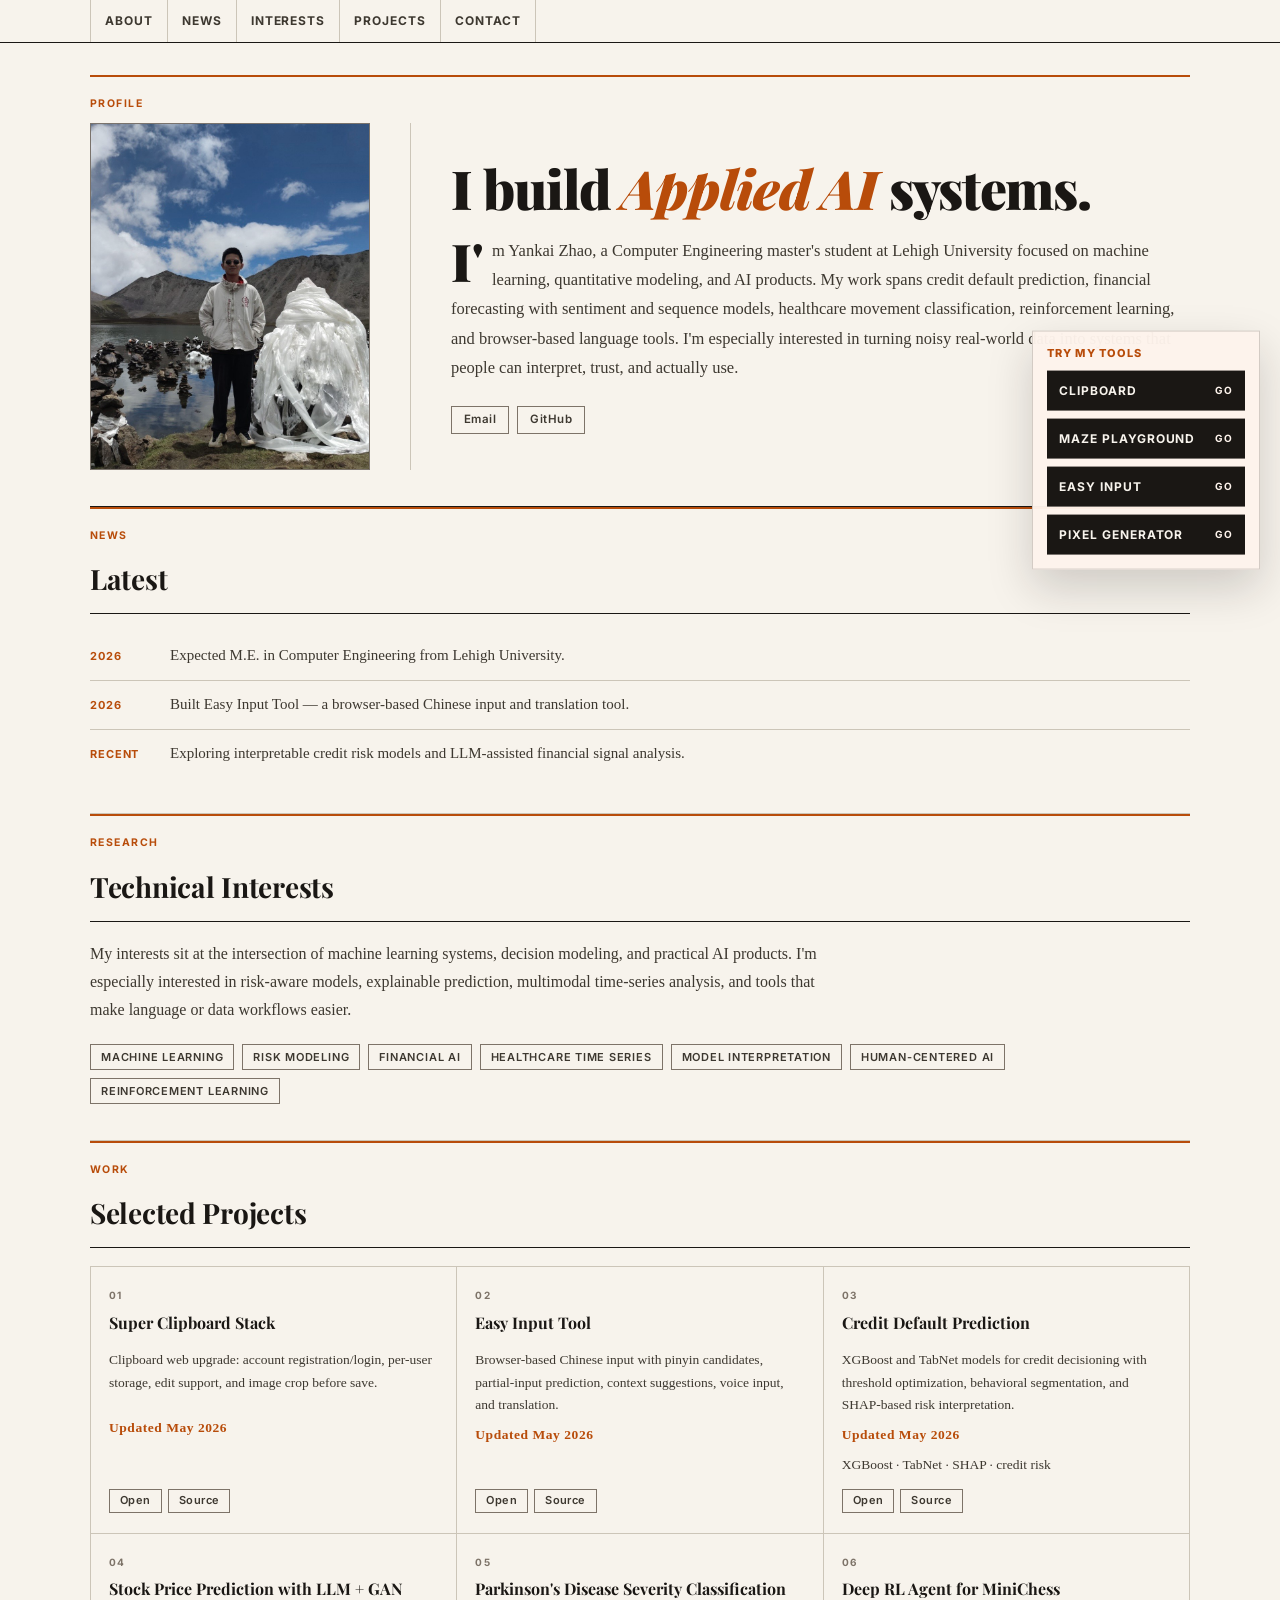
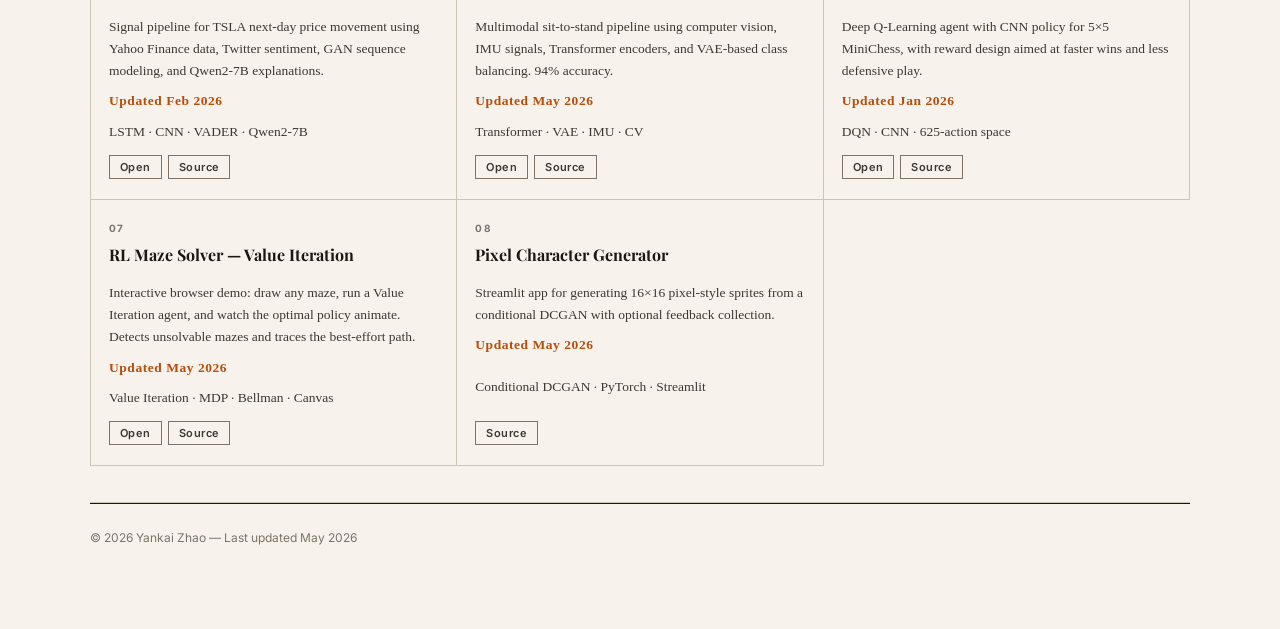
<file: index.html>
<!doctype html>
<html lang="en">
<head>
  <meta charset="utf-8">
  <meta name="viewport" content="width=device-width, initial-scale=1">
  <title>Yankai Zhao | Applied AI Systems</title>
  <meta name="description" content="Yankai Zhao is a Computer Engineering graduate student at Lehigh University building applied AI systems, quantitative models, browser tools, financial forecasting workflows, healthcare time-series models, and pixel generation projects.">
  <meta name="author" content="Yankai Zhao">
  <meta name="robots" content="index, follow">
  <link rel="canonical" href="https://yankaizhao322.github.io/">
  <meta property="og:title" content="Yankai Zhao">
  <meta property="og:description" content="Yankai Zhao's portfolio.">
  <meta property="og:type" content="website">
  <meta property="og:url" content="https://yankaizhao322.github.io/">
  <link rel="preconnect" href="https://fonts.googleapis.com">
  <link rel="preconnect" href="https://fonts.gstatic.com" crossorigin>
  <link href="https://fonts.googleapis.com/css2?family=Playfair+Display:ital,wght@0,400;0,600;0,700;0,900;1,400;1,700&family=Inter:wght@400;500;600;700&display=swap" rel="stylesheet">
  <style>
    :root {
      --paper:        #f7f3ec;
      --paper2:       #efe9de;
      --ink:          #1a1714;
      --ink2:         #3d3830;
      --muted:        #7d7368;
      --rule:         #ccc5b8;
      --rule-dark:    #7d7368;
      --accent:       #b84c0a;
      --accent-light: #fdf3ec;
      --heading-font: 'Playfair Display', Georgia, 'Times New Roman', serif;
      --body-font:    Georgia, 'Times New Roman', serif;
      --ui-font:      'Inter', system-ui, sans-serif;
    }

    *, *::before, *::after { box-sizing: border-box; margin: 0; padding: 0; }
    html { scroll-behavior: smooth; }

    body {
      min-height: 100vh;
      font-family: var(--body-font);
      font-size: 16px;
      line-height: 1.72;
      color: var(--ink);
      background: var(--paper);
      -webkit-font-smoothing: antialiased;
    }

    a { color: var(--accent); text-decoration: underline; text-decoration-thickness: 1px; text-underline-offset: 2px; }
    a:hover { color: var(--ink); }

    /* ── Masthead / banner at top ── */
    .masthead {
      border-top: 3px solid var(--ink);
      border-bottom: 1px solid var(--ink);
      padding: 18px 0 14px;
      text-align: center;
      margin-bottom: 0;
    }

    .masthead-date {
      font-family: var(--ui-font);
      font-size: 11px;
      font-weight: 600;
      letter-spacing: 0.12em;
      text-transform: uppercase;
      color: var(--muted);
      margin-bottom: 8px;
    }

    .masthead-title {
      font-family: var(--heading-font);
      font-size: clamp(40px, 6vw, 80px);
      font-weight: 900;
      line-height: 0.95;
      letter-spacing: -0.01em;
      color: var(--ink);
    }

    .masthead-rule {
      height: 1px;
      background: var(--ink);
      margin: 12px 0 8px;
    }

    .masthead-tagline {
      font-family: var(--ui-font);
      font-size: 11px;
      font-weight: 500;
      letter-spacing: 0.1em;
      text-transform: uppercase;
      color: var(--muted);
    }

    /* ── Nav bar ── */
    .navbar {
      border-bottom: 1px solid var(--ink);
      padding: 0;
    }

    .navbar-inner {
      width: min(1100px, calc(100vw - 48px));
      margin: 0 auto;
      display: flex;
      justify-content: space-between;
      align-items: center;
      height: 42px;
    }

    .nav {
      display: flex;
      gap: 0;
      font-family: var(--ui-font);
      font-size: 12px;
      font-weight: 700;
      letter-spacing: 0.08em;
      text-transform: uppercase;
    }

    .nav a {
      padding: 0 14px;
      height: 42px;
      display: flex;
      align-items: center;
      color: var(--ink2);
      text-decoration: none;
      border-right: 1px solid var(--rule);
      transition: background 120ms, color 120ms;
    }

    .nav a:first-child { border-left: 1px solid var(--rule); }

    .nav a:hover {
      background: var(--ink);
      color: var(--paper);
    }

    /* ── Floating tool dock ── */
    .tool-dock {
      position: fixed;
      top: 50%;
      right: 20px;
      z-index: 20;
      width: 228px;
      padding: 14px;
      border: 1px solid rgba(26, 23, 20, 0.18);
      background: rgba(253, 243, 236, 0.97);
      box-shadow: 0 18px 42px rgba(26, 23, 20, 0.18);
      transform: translateY(-50%);
      transition: transform 180ms ease, box-shadow 180ms ease, background 180ms ease;
    }

    .tool-dock:hover,
    .tool-dock:focus-within {
      transform: translateY(-50%) translateX(-4px);
      background: #fff8f3;
      box-shadow: 0 24px 56px rgba(26, 23, 20, 0.24);
    }

    .tool-dock-label {
      display: block;
      margin-bottom: 10px;
      color: var(--accent);
      font-family: var(--ui-font);
      font-size: 11px;
      font-weight: 800;
      line-height: 1.35;
      letter-spacing: 0.1em;
      text-transform: uppercase;
    }

    .tool-dock a {
      display: flex;
      align-items: center;
      justify-content: space-between;
      min-height: 40px;
      margin-top: 8px;
      padding: 0 12px;
      color: var(--paper);
      background: var(--ink);
      font-family: var(--ui-font);
      font-size: 12px;
      font-weight: 700;
      letter-spacing: 0.08em;
      text-transform: uppercase;
      text-decoration: none;
      white-space: nowrap;
      transition: background 120ms, color 120ms, transform 120ms;
    }

    .tool-dock a::after {
      content: "GO";
      color: var(--accent-light);
      font-size: 10px;
    }

    .tool-dock a:hover,
    .tool-dock a:focus-visible {
      background: var(--accent);
      color: var(--paper);
      transform: translateX(-2px);
    }

    /* ── Page wrapper ── */
    .site {
      width: min(1100px, calc(100vw - 48px));
      margin: 0 auto;
      padding: 0 0 80px;
    }

    /* ── Section label (like newspaper section heading) ── */
    .section-label {
      font-family: var(--ui-font);
      font-size: 10.5px;
      font-weight: 700;
      letter-spacing: 0.14em;
      text-transform: uppercase;
      color: var(--accent);
      padding: 18px 0 10px;
      border-top: 2px solid var(--accent);
      display: block;
    }

    /* ── Hero intro ── */
    .intro-section {
      border-bottom: 1px solid var(--ink);
      padding: 32px 0 36px;
    }

    .intro {
      display: grid;
      grid-template-columns: 280px 1fr;
      gap: 40px;
      align-items: stretch;
    }

    .portrait {
      width: 100%;
      height: 100%;
      min-height: 340px;
      object-fit: cover;
      object-position: center 28%;
      display: block;
      border: 1px solid var(--rule-dark);
      filter: grayscale(30%);
      transition: filter 400ms ease;
    }

    .portrait:hover { filter: grayscale(0%); }

    .intro-copy {
      display: flex;
      flex-direction: column;
      justify-content: center;
      border-left: 1px solid var(--rule);
      padding-left: 40px;
    }

    h1 {
      font-family: var(--heading-font);
      font-size: clamp(32px, 4.2vw, 58px);
      font-weight: 900;
      line-height: 1.06;
      letter-spacing: -0.02em;
      color: var(--ink);
      margin-bottom: 20px;
    }

    h1 em {
      font-style: italic;
      color: var(--accent);
    }

    .bio-text {
      font-family: var(--body-font);
      font-size: 16.5px;
      line-height: 1.78;
      color: var(--ink2);
      margin-bottom: 24px;
    }

    .bio-text::first-letter {
      font-family: var(--heading-font);
      font-size: 52px;
      font-weight: 900;
      float: left;
      line-height: 0.82;
      margin: 4px 8px 0 0;
      color: var(--ink);
    }

    .identity {
      margin-bottom: 14px;
      padding-bottom: 14px;
      border-bottom: 1px solid var(--rule);
    }

    .ident-name {
      font-family: var(--heading-font);
      font-size: 15px;
      font-weight: 700;
      color: var(--ink);
    }

    .ident-role {
      font-family: var(--ui-font);
      font-size: 12px;
      font-weight: 500;
      color: var(--muted);
      letter-spacing: 0.04em;
      margin-top: 2px;
    }

    .contact-links {
      display: flex;
      flex-wrap: wrap;
      gap: 8px;
    }

    .contact-links a {
      display: inline-flex;
      align-items: center;
      height: 28px;
      padding: 0 12px;
      background: transparent;
      border: 1px solid var(--rule-dark);
      color: var(--ink2);
      font-family: var(--ui-font);
      font-size: 11.5px;
      font-weight: 600;
      letter-spacing: 0.04em;
      text-decoration: none;
      transition: background 120ms, color 120ms, border-color 120ms;
    }

    .contact-links a:hover {
      background: var(--ink);
      color: var(--paper);
      border-color: var(--ink);
    }

    /* ── Generic section ── */
    .section {
      border-bottom: 1px solid var(--rule);
      padding-bottom: 36px;
      margin-bottom: 0;
    }

    h2 {
      font-family: var(--heading-font);
      font-size: 28px;
      font-weight: 700;
      letter-spacing: -0.01em;
      color: var(--ink);
      margin-bottom: 18px;
      padding-bottom: 10px;
      border-bottom: 1px solid var(--ink);
    }

    h3 {
      font-family: var(--heading-font);
      font-size: 16px;
      font-weight: 700;
      color: var(--ink);
      margin-bottom: 8px;
      line-height: 1.3;
    }

    .section-text {
      font-family: var(--body-font);
      font-size: 16px;
      line-height: 1.76;
      color: var(--ink2);
      max-width: 760px;
      margin-bottom: 20px;
    }

    /* ── News ── */
    .news { display: flex; flex-direction: column; }

    .news-item {
      display: grid;
      grid-template-columns: 64px 1fr;
      gap: 16px;
      align-items: baseline;
      padding: 11px 0;
      border-bottom: 1px solid var(--rule);
      font-family: var(--body-font);
      font-size: 15px;
      color: var(--ink2);
    }

    .news-item:last-child { border-bottom: none; }

    .date {
      font-family: var(--ui-font);
      font-size: 11px;
      font-weight: 700;
      letter-spacing: 0.08em;
      text-transform: uppercase;
      color: var(--accent);
      padding-top: 2px;
    }

    /* ── Tags ── */
    .tags { display: flex; flex-wrap: wrap; gap: 8px; }

    .tag {
      display: inline-flex;
      align-items: center;
      height: 26px;
      padding: 0 10px;
      background: transparent;
      border: 1px solid var(--rule-dark);
      color: var(--ink2);
      font-family: var(--ui-font);
      font-size: 11px;
      font-weight: 600;
      letter-spacing: 0.07em;
      text-transform: uppercase;
      transition: background 120ms, color 120ms;
    }

    .tag:hover {
      background: var(--ink);
      color: var(--paper);
      border-color: var(--ink);
    }

    /* ── Projects grid ── */
    .grid {
      display: grid;
      grid-template-columns: repeat(3, 1fr);
      gap: 0;
      border-top: 1px solid var(--rule);
      border-left: 1px solid var(--rule);
    }

    .project {
      display: flex;
      flex-direction: column;
      gap: 8px;
      padding: 20px 18px;
      border-right: 1px solid var(--rule);
      border-bottom: 1px solid var(--rule);
      background: var(--paper);
      transition: background 150ms;
    }

    .project:hover { background: var(--accent-light); }

    .project-num {
      font-family: var(--ui-font);
      font-size: 10px;
      font-weight: 700;
      letter-spacing: 0.12em;
      text-transform: uppercase;
      color: var(--muted);
    }

    .project p {
      font-family: var(--body-font);
      font-size: 13.5px;
      line-height: 1.65;
      color: var(--ink2);
      flex: 1;
    }

    .meta {
      font-family: var(--ui-font);
      font-size: 11px;
      color: var(--muted);
      line-height: 1.5;
    }

    .meta.updated {
      font-weight: 700;
      color: var(--accent);
      letter-spacing: 0.04em;
    }

    .project-actions {
      display: flex;
      flex-wrap: wrap;
      gap: 6px;
      margin-top: 4px;
    }

    .project-link {
      display: inline-flex;
      align-items: center;
      height: 24px;
      padding: 0 10px;
      background: transparent;
      border: 1px solid var(--rule-dark);
      color: var(--ink2);
      font-family: var(--ui-font);
      font-size: 11px;
      font-weight: 600;
      letter-spacing: 0.04em;
      text-decoration: none;
      transition: background 120ms, color 120ms, border-color 120ms;
    }

    .project-link:hover {
      background: var(--accent);
      border-color: var(--accent);
      color: var(--paper);
    }

    /* ── Footer ── */
    footer {
      padding-top: 24px;
      font-family: var(--ui-font);
      font-size: 12px;
      color: var(--muted);
      border-top: 1px solid var(--ink);
    }

    /* ── Responsive ── */
    @media (max-width: 960px) {
      .intro { grid-template-columns: 1fr; gap: 24px; align-items: start; }
      .intro-copy { border-left: none; padding-left: 0; border-top: 1px solid var(--rule); padding-top: 24px; }
      .portrait { width: min(280px, 100%); height: auto; aspect-ratio: 4/5; }
      .tool-dock {
        top: auto;
        right: 16px;
        bottom: 16px;
        width: min(228px, calc(100vw - 32px));
        transform: none;
      }

      .tool-dock:hover,
      .tool-dock:focus-within {
        transform: translateY(-2px);
      }
      .grid { grid-template-columns: repeat(2, 1fr); }
    }

    @media (max-width: 640px) {
      .site, .navbar-inner { width: calc(100vw - 32px); }
      .nav a { padding: 0 10px; }
      .grid { grid-template-columns: 1fr; }
    }
  </style>
</head>
<body>

  <!-- Nav -->
  <div class="navbar">
    <div class="navbar-inner">
      <nav class="nav" aria-label="Primary">
        <a href="#bio">About</a>
        <a href="#news">News</a>
        <a href="#research">Interests</a>
        <a href="#projects">Projects</a>
        <a href="#contact">Contact</a>
      </nav>
    </div>
  </div>

  <aside class="tool-dock" aria-label="Try my tools">
    <span class="tool-dock-label">Try my tools</span>
    <a href="https://yankaizhao322.github.io/clipboard/">Clipboard</a>
    <a href="https://yankaizhao322.github.io/rl-maze.html">Maze Playground</a>
    <a href="https://yankaizhao322.github.io/Easy-Input-Tool/">Easy Input</a>
    <a href="https://yankaizhao322.github.io/pixel-generator/">Pixel Generator</a>
  </aside>

  <main class="site">

    <!-- Hero -->
    <section class="intro-section" id="bio">
      <span class="section-label">Profile</span>
      <div class="intro">
        <img class="portrait" src="./assets/yankai-zhao.jpg" alt="Yankai Zhao">
        <div class="intro-copy">
          <h1>I build <em>Applied</em> <em>AI</em> systems.</h1>
          <p class="bio-text">
            I'm Yankai Zhao, a Computer Engineering master's student at Lehigh University focused on
            machine learning, quantitative modeling, and AI products. My work spans credit default
            prediction, financial forecasting with sentiment and sequence models, healthcare movement
            classification, reinforcement learning, and browser-based language tools. I'm especially
            interested in turning noisy real-world data into systems that people can interpret, trust,
            and actually use.
          </p>
<div class="contact-links" id="contact">
            <a href="mailto:zhaoyankai18514473503@gmail.com">Email</a>
            <a href="https://github.com/yankaizhao322">GitHub</a>
          </div>
        </div>
      </div>
    </section>

    <!-- News -->
    <section class="section" id="news">
      <span class="section-label">News</span>
      <h2>Latest</h2>
      <div class="news">
        <div class="news-item">
          <span class="date">2026</span>
          <span>Expected M.E. in Computer Engineering from Lehigh University.</span>
        </div>
        <div class="news-item">
          <span class="date">2026</span>
          <span>Built Easy Input Tool — a browser-based Chinese input and translation tool.</span>
        </div>
        <div class="news-item">
          <span class="date">Recent</span>
          <span>Exploring interpretable credit risk models and LLM-assisted financial signal analysis.</span>
        </div>
      </div>
    </section>

    <!-- Research interests -->
    <section class="section" id="research">
      <span class="section-label">Research</span>
      <h2>Technical Interests</h2>
      <p class="section-text">
        My interests sit at the intersection of machine learning systems, decision modeling, and
        practical AI products. I'm especially interested in risk-aware models, explainable prediction,
        multimodal time-series analysis, and tools that make language or data workflows easier.
      </p>
      <div class="tags">
        <span class="tag">Machine learning</span>
        <span class="tag">Risk modeling</span>
        <span class="tag">Financial AI</span>
        <span class="tag">Healthcare time series</span>
        <span class="tag">Model interpretation</span>
        <span class="tag">Human-centered AI</span>
        <span class="tag">Reinforcement learning</span>
      </div>
    </section>

    <!-- Projects -->
    <section class="section" id="projects">
      <span class="section-label">Work</span>
      <h2>Selected Projects</h2>
      <div class="grid">

        <article class="project">
          <span class="project-num">01</span>
          <h3>Super Clipboard Stack</h3>
          <p>Clipboard web upgrade: account registration/login, per-user storage, edit support, and image crop before save.</p>
          <p class="meta updated">Updated May 2026</p>
          <div class="project-actions">
            <a class="project-link" href="https://yankaizhao322.github.io/clipboard/">Open</a>
            <a class="project-link" href="https://github.com/yankaizhao322/SuperClipboardStack">Source</a>
          </div>
        </article>

        <article class="project">
          <span class="project-num">02</span>
          <h3>Easy Input Tool</h3>
          <p>Browser-based Chinese input with pinyin candidates, partial-input prediction, context suggestions, voice input, and translation.</p>
          <p class="meta updated">Updated May 2026</p>
          <div class="project-actions">
            <a class="project-link" href="https://yankaizhao322.github.io/Easy-Input-Tool/">Open</a>
            <a class="project-link" href="https://github.com/yankaizhao322/Easy-Input-Tool">Source</a>
          </div>
        </article>

        <article class="project">
          <span class="project-num">03</span>
          <h3>Credit Default Prediction</h3>
          <p>XGBoost and TabNet models for credit decisioning with threshold optimization, behavioral segmentation, and SHAP-based risk interpretation.</p>
          <p class="meta updated">Updated May 2026</p>
          <p class="meta">XGBoost · TabNet · SHAP · credit risk</p>
          <div class="project-actions">
            <a class="project-link" href="./coming-soon.html?project=credit-default-prediction">Open</a>
            <a class="project-link" href="https://github.com/yankaizhao322/Credit-Default-Risk-Prediction">Source</a>
          </div>
        </article>

        <article class="project">
          <span class="project-num">04</span>
          <h3>Stock Price Prediction with LLM + GAN</h3>
          <p>Signal pipeline for TSLA next-day price movement using Yahoo Finance data, Twitter sentiment, GAN sequence modeling, and Qwen2-7B explanations.</p>
          <p class="meta updated">Updated Feb 2026</p>
          <p class="meta">LSTM · CNN · VADER · Qwen2-7B</p>
          <div class="project-actions">
            <a class="project-link" href="./coming-soon.html?project=stock-price-prediction">Open</a>
            <a class="project-link" href="https://github.com/yankaizhao322/stock-prediction-with-LLM-and-Deep-Learning">Source</a>
          </div>
        </article>

        <article class="project">
          <span class="project-num">05</span>
          <h3>Parkinson's Disease Severity Classification</h3>
          <p>Multimodal sit-to-stand pipeline using computer vision, IMU signals, Transformer encoders, and VAE-based class balancing. 94% accuracy.</p>
          <p class="meta updated">Updated May 2026</p>
          <p class="meta">Transformer · VAE · IMU · CV</p>
          <div class="project-actions">
            <a class="project-link" href="./coming-soon.html?project=parkinsons-severity-classification">Open</a>
            <a class="project-link" href="https://github.com/yankaizhao322/Parkinson-s-Patients">Source</a>
          </div>
        </article>

        <article class="project">
          <span class="project-num">06</span>
          <h3>Deep RL Agent for MiniChess</h3>
          <p>Deep Q-Learning agent with CNN policy for 5×5 MiniChess, with reward design aimed at faster wins and less defensive play.</p>
          <p class="meta updated">Updated Jan 2026</p>
          <p class="meta">DQN · CNN · 625-action space</p>
          <div class="project-actions">
            <a class="project-link" href="./coming-soon.html?project=minichess-agent">Open</a>
            <a class="project-link" href="https://github.com/yankaizhao322/MiniChess_Agent">Source</a>
          </div>
        </article>

        <article class="project">
          <span class="project-num">07</span>
          <h3>RL Maze Solver — Value Iteration</h3>
          <p>Interactive browser demo: draw any maze, run a Value Iteration agent, and watch the optimal policy animate. Detects unsolvable mazes and traces the best-effort path.</p>
          <p class="meta updated">Updated May 2026</p>
          <p class="meta">Value Iteration · MDP · Bellman · Canvas</p>
          <div class="project-actions">
            <a class="project-link" href="./rl-maze.html">Open</a>
            <a class="project-link" href="https://github.com/yankaizhao322/Reinforcement-Learning-Maze">Source</a>
          </div>
        </article>

        <article class="project">
          <span class="project-num">08</span>
          <h3>Pixel Character Generator</h3>
          <p>Streamlit app for generating 16×16 pixel-style sprites from a conditional DCGAN with optional feedback collection.</p>
          <p class="meta updated">Updated May 2026</p>
          <p class="meta">Conditional DCGAN · PyTorch · Streamlit</p>
          <div class="project-actions">
            <!-- <a class="project-link" href="https://pixel-style-character-generator.streamlit.app/">Open</a> -->
            <a class="project-link" href="https://github.com/yankaizhao322/Pixel_Style_Character_Generator">Source</a>
          </div>
        </article>

      </div>
    </section>

    <footer>
      <span>© 2026 Yankai Zhao — Last updated May 2026</span>
    </footer>

  </main>
</body>
</html>
</file>
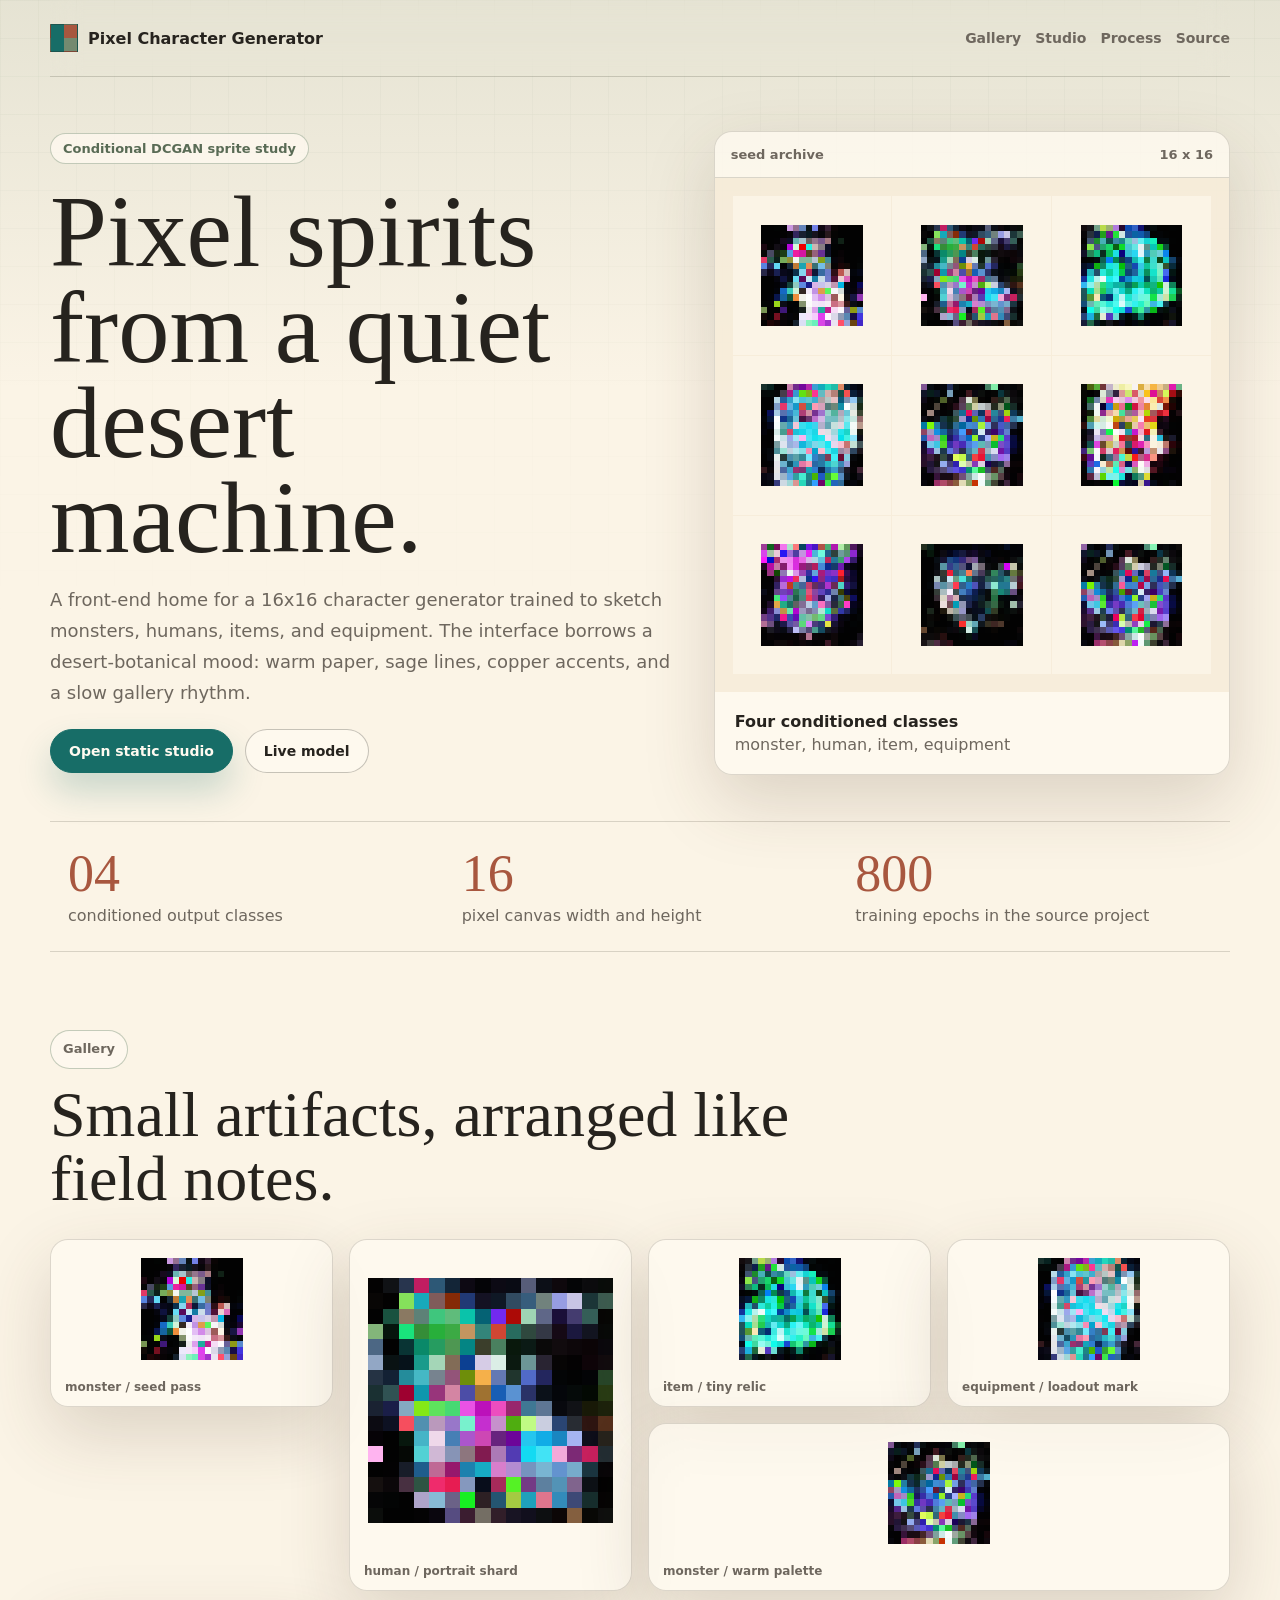
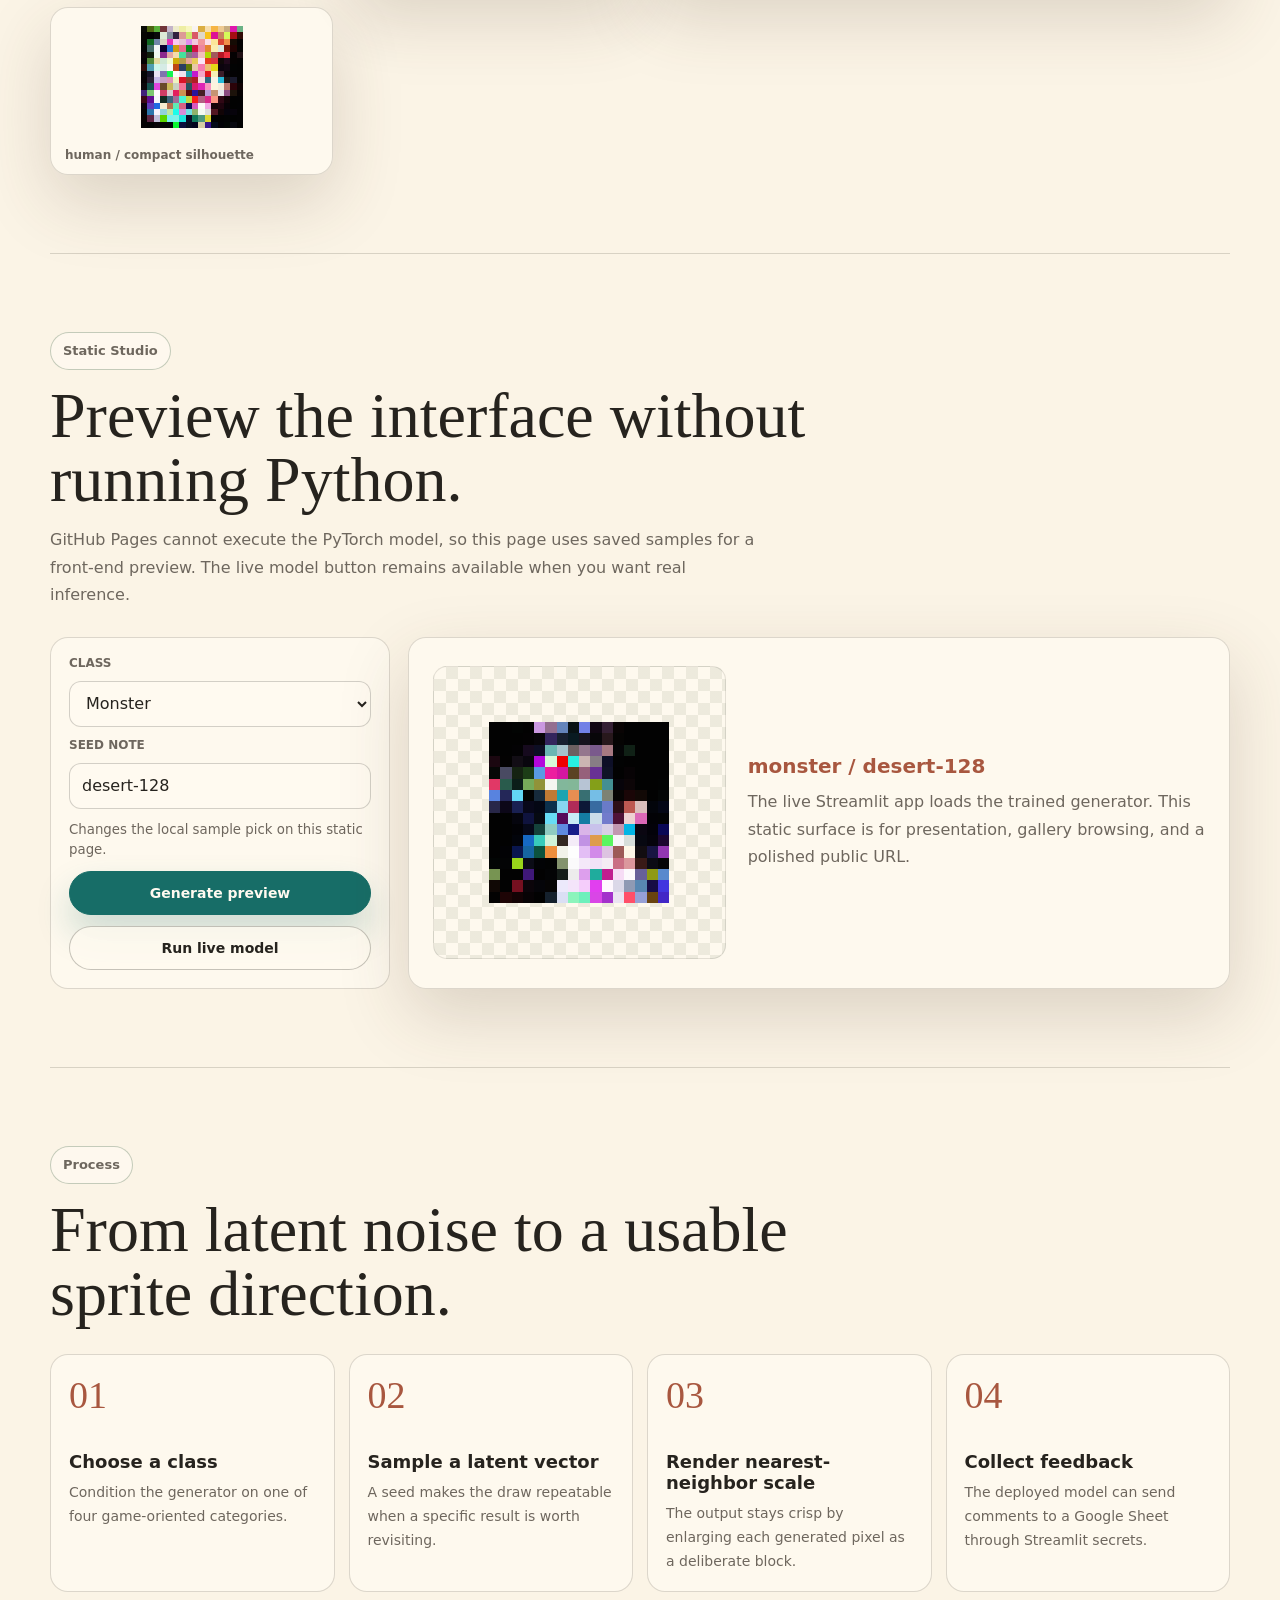
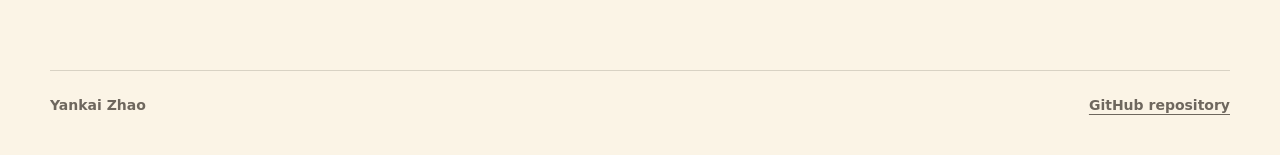
<file: pixel-generator/index.html>
<!doctype html>
<html lang="en">
<head>
  <meta charset="utf-8">
  <meta name="viewport" content="width=device-width, initial-scale=1">
  <title>Pixel Character Generator | Yankai Zhao</title>
  <meta name="description" content="A desert-botanical inspired front-end showcase for a conditional DCGAN pixel-style character generator.">
  <meta property="og:title" content="Pixel Character Generator">
  <meta property="og:description" content="Generate and browse 16x16 pixel-style monsters, humans, items, and equipment.">
  <meta property="og:type" content="website">
  <meta property="og:url" content="https://yankaizhao322.github.io/pixel-generator/">
  <link rel="canonical" href="https://yankaizhao322.github.io/pixel-generator/">
  <link rel="stylesheet" href="./styles.css">
</head>
<body>
  <header class="site-header" aria-label="Site header">
    <a class="brand" href="./" aria-label="Pixel Character Generator home">
      <span class="brand-mark" aria-hidden="true"></span>
      <span>Pixel Character Generator</span>
    </a>
    <nav class="nav" aria-label="Page">
      <a href="#gallery">Gallery</a>
      <a href="#studio">Studio</a>
      <a href="#process">Process</a>
      <a href="https://github.com/yankaizhao322/Pixel_Style_Character_Generator">Source</a>
    </nav>
  </header>

  <main>
    <section class="hero" id="top">
      <div class="hero-copy">
        <p class="eyebrow">Conditional DCGAN sprite study</p>
        <h1>Pixel spirits from a quiet desert machine.</h1>
        <p class="lead">
          A front-end home for a 16x16 character generator trained to sketch monsters,
          humans, items, and equipment. The interface borrows a desert-botanical mood:
          warm paper, sage lines, copper accents, and a slow gallery rhythm.
        </p>
        <div class="actions">
          <a class="button primary" href="#studio">Open static studio</a>
          <a class="button" href="https://pixel-style-character-generator.streamlit.app/">Live model</a>
        </div>
      </div>

      <div class="hero-panel" aria-label="Generated pixel character preview">
        <div class="panel-top">
          <span>seed archive</span>
          <span>16 x 16</span>
        </div>
        <div class="showcase-grid" aria-hidden="true">
          <img src="./assets/gallery/monster-01.png" alt="">
          <img src="./assets/gallery/human-01.png" alt="">
          <img src="./assets/gallery/item-01.png" alt="">
          <img src="./assets/gallery/equipment-01.png" alt="">
          <img src="./assets/gallery/monster-02.png" alt="">
          <img src="./assets/gallery/human-02.png" alt="">
          <img src="./assets/gallery/item-02.png" alt="">
          <img src="./assets/gallery/equipment-02.png" alt="">
          <img src="./assets/gallery/monster-03.png" alt="">
        </div>
        <div class="panel-note">
          <strong>Four conditioned classes</strong>
          <span>monster, human, item, equipment</span>
        </div>
      </div>
    </section>

    <section class="intro-band" aria-label="Project details">
      <div>
        <span class="number">04</span>
        <p>conditioned output classes</p>
      </div>
      <div>
        <span class="number">16</span>
        <p>pixel canvas width and height</p>
      </div>
      <div>
        <span class="number">800</span>
        <p>training epochs in the source project</p>
      </div>
    </section>

    <section class="section story" id="gallery">
      <div class="section-heading">
        <p class="eyebrow">Gallery</p>
        <h2>Small artifacts, arranged like field notes.</h2>
      </div>
      <div class="masonry" aria-label="Generated sprite gallery">
        <figure>
          <img src="./assets/gallery/monster-01.png" alt="Generated monster sprite">
          <figcaption>monster / seed pass</figcaption>
        </figure>
        <figure class="tall">
          <img src="./assets/gallery/human-01.png" alt="Generated human sprite">
          <figcaption>human / portrait shard</figcaption>
        </figure>
        <figure>
          <img src="./assets/gallery/item-01.png" alt="Generated item sprite">
          <figcaption>item / tiny relic</figcaption>
        </figure>
        <figure>
          <img src="./assets/gallery/equipment-01.png" alt="Generated equipment sprite">
          <figcaption>equipment / loadout mark</figcaption>
        </figure>
        <figure class="wide">
          <img src="./assets/gallery/monster-02.png" alt="Generated monster sprite">
          <figcaption>monster / warm palette</figcaption>
        </figure>
        <figure>
          <img src="./assets/gallery/human-02.png" alt="Generated human sprite">
          <figcaption>human / compact silhouette</figcaption>
        </figure>
      </div>
    </section>

    <section class="section studio" id="studio">
      <div class="section-heading">
        <p class="eyebrow">Static Studio</p>
        <h2>Preview the interface without running Python.</h2>
        <p>
          GitHub Pages cannot execute the PyTorch model, so this page uses saved samples for
          a front-end preview. The live model button remains available when you want real inference.
        </p>
      </div>

      <div class="studio-shell">
        <div class="controls" aria-label="Preview controls">
          <label for="class-select">Class</label>
          <select id="class-select">
            <option value="monster">Monster</option>
            <option value="human">Human</option>
            <option value="item">Item</option>
            <option value="equipment">Equipment</option>
          </select>

          <label for="seed-input">Seed note</label>
          <input id="seed-input" type="text" value="desert-128" aria-describedby="seed-help">
          <small id="seed-help">Changes the local sample pick on this static page.</small>

          <button class="button primary" id="generate-button" type="button">Generate preview</button>
          <a class="button" href="https://pixel-style-character-generator.streamlit.app/">Run live model</a>
        </div>

        <div class="preview-card" aria-live="polite">
          <div class="preview-stage">
            <img id="preview-image" src="./assets/gallery/monster-01.png" alt="Selected pixel preview">
          </div>
          <div>
            <p class="preview-label" id="preview-label">monster / desert-128</p>
            <p class="preview-copy">
              The live Streamlit app loads the trained generator. This static surface is for
              presentation, gallery browsing, and a polished public URL.
            </p>
          </div>
        </div>
      </div>
    </section>

    <section class="section process" id="process">
      <div class="section-heading">
        <p class="eyebrow">Process</p>
        <h2>From latent noise to a usable sprite direction.</h2>
      </div>
      <div class="timeline">
        <article>
          <span>01</span>
          <h3>Choose a class</h3>
          <p>Condition the generator on one of four game-oriented categories.</p>
        </article>
        <article>
          <span>02</span>
          <h3>Sample a latent vector</h3>
          <p>A seed makes the draw repeatable when a specific result is worth revisiting.</p>
        </article>
        <article>
          <span>03</span>
          <h3>Render nearest-neighbor scale</h3>
          <p>The output stays crisp by enlarging each generated pixel as a deliberate block.</p>
        </article>
        <article>
          <span>04</span>
          <h3>Collect feedback</h3>
          <p>The deployed model can send comments to a Google Sheet through Streamlit secrets.</p>
        </article>
      </div>
    </section>
  </main>

  <footer class="footer">
    <span>Yankai Zhao</span>
    <a href="https://github.com/yankaizhao322/Pixel_Style_Character_Generator">GitHub repository</a>
  </footer>

  <script src="./script.js"></script>
</body>
</html>
</file>
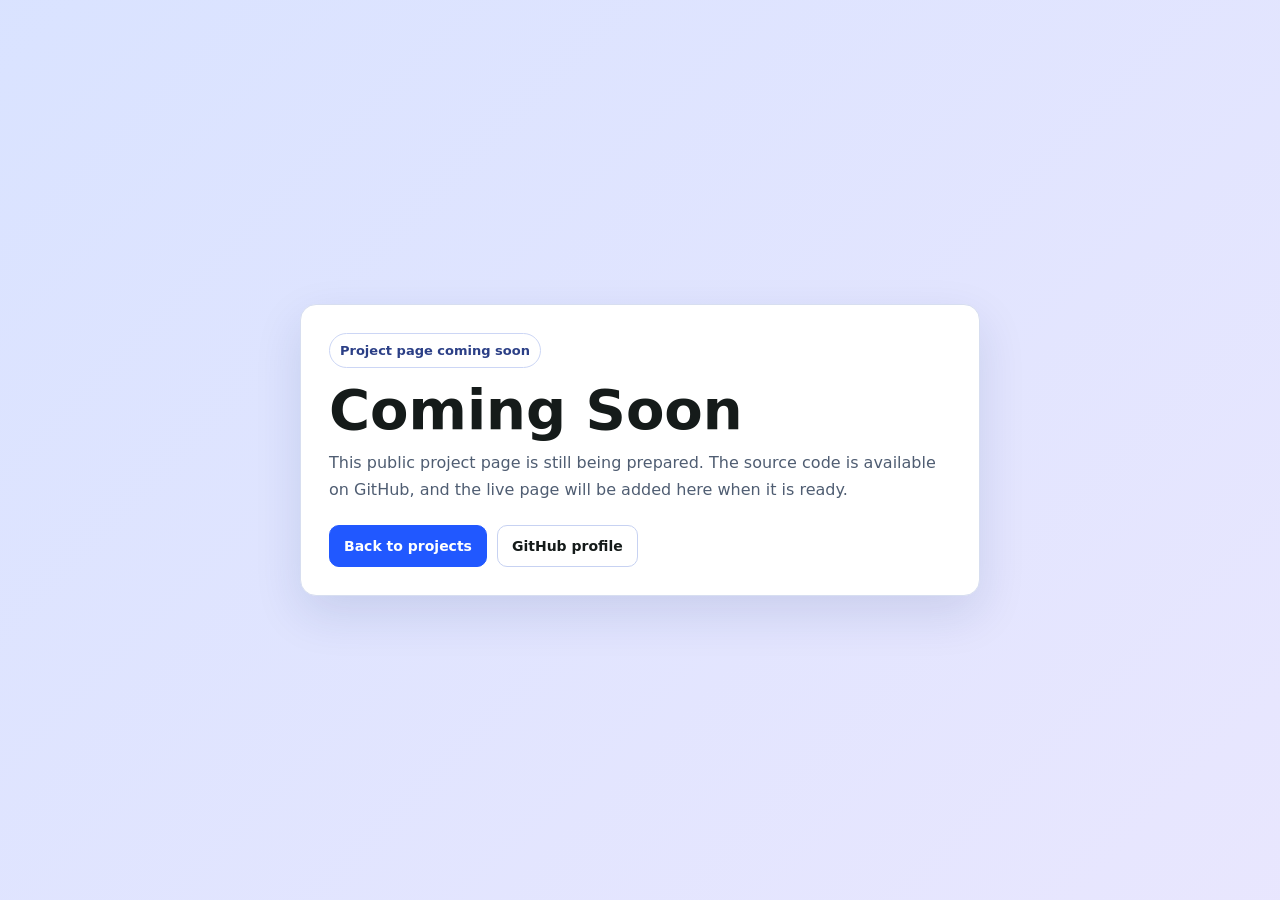
<file: coming-soon.html>
<!doctype html>
<html lang="en">
<head>
  <meta charset="utf-8">
  <meta name="viewport" content="width=device-width, initial-scale=1">
  <title>Project Page Coming Soon | Yankai Zhao</title>
  <meta name="robots" content="noindex">
  <style>
    :root {
      color-scheme: light;
      --ink: #151b1a;
      --muted: #4f5d72;
      --line: #d7def0;
      --paper: #f3f6ff;
      --panel: #ffffff;
      --accent: #2158ff;
    }

    * {
      box-sizing: border-box;
    }

    body {
      margin: 0;
      min-height: 100vh;
      display: grid;
      place-items: center;
      padding: 24px;
      font-family: ui-sans-serif, system-ui, -apple-system, BlinkMacSystemFont, "Segoe UI", Arial, sans-serif;
      color: var(--ink);
      background:
        linear-gradient(135deg, rgba(33, 88, 255, 0.12), rgba(139, 92, 246, 0.1)),
        var(--paper);
    }

    main {
      width: min(680px, 100%);
      border: 1px solid var(--line);
      border-radius: 16px;
      padding: 28px;
      background: var(--panel);
      box-shadow: 0 18px 48px rgba(20, 42, 103, 0.12);
    }

    p {
      margin: 0;
      color: var(--muted);
      line-height: 1.65;
    }

    .eyebrow {
      width: fit-content;
      margin-bottom: 14px;
      border: 1px solid #ccd6f5;
      border-radius: 999px;
      background: #fff;
      color: #2b3f86;
      padding: 6px 10px;
      font-size: 13px;
      font-weight: 750;
    }

    h1 {
      margin: 0 0 12px;
      font-size: clamp(32px, 6vw, 56px);
      line-height: 1;
      letter-spacing: 0;
    }

    .actions {
      display: flex;
      flex-wrap: wrap;
      gap: 10px;
      margin-top: 22px;
    }

    a {
      display: inline-flex;
      align-items: center;
      justify-content: center;
      min-height: 42px;
      border: 1px solid #c7d2f2;
      border-radius: 10px;
      padding: 0 14px;
      color: var(--ink);
      background: #fff;
      font-size: 14px;
      font-weight: 800;
      text-decoration: none;
    }

    a.primary {
      border-color: var(--accent);
      color: #fff;
      background: var(--accent);
    }
  </style>
</head>
<body>
  <main>
    <p class="eyebrow">Project page coming soon</p>
    <h1 id="projectTitle">Coming Soon</h1>
    <p>
      This public project page is still being prepared. The source code is available on GitHub,
      and the live page will be added here when it is ready.
    </p>
    <div class="actions">
      <a class="primary" href="./#projects">Back to projects</a>
      <a href="https://github.com/yankaizhao322">GitHub profile</a>
    </div>
  </main>
  <script>
    const titles = {
      "credit-default-prediction": "Credit Default Prediction using XGBoost",
      "stock-price-prediction": "Stock Price Prediction using LLM and GAN Models",
      "parkinsons-severity-classification": "Parkinson's Disease Severity Classification",
      "minichess-agent": "Deep Reinforcement Learning Agent for MiniChess",
    };
    const project = new URLSearchParams(window.location.search).get("project");
    document.querySelector("#projectTitle").textContent = titles[project] || "Coming Soon";
  </script>
</body>
</html>
</file>
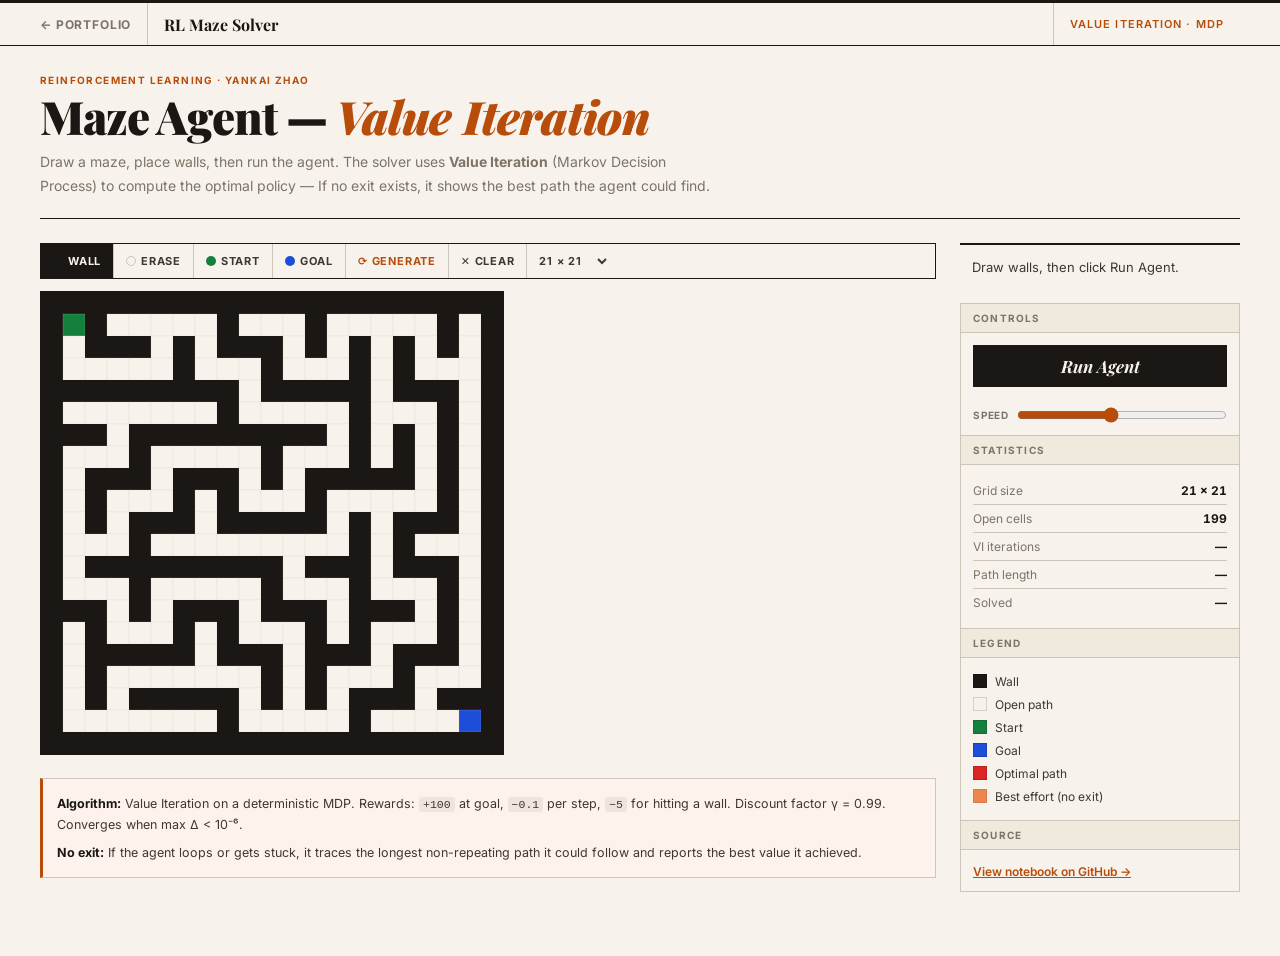
<file: rl-maze.html>
<!doctype html>
<html lang="en">
<head>
  <meta charset="utf-8">
  <meta name="viewport" content="width=device-width, initial-scale=1">
  <title>RL Maze Solver — Yankai Zhao</title>
  <link rel="preconnect" href="https://fonts.googleapis.com">
  <link rel="preconnect" href="https://fonts.gstatic.com" crossorigin>
  <link href="https://fonts.googleapis.com/css2?family=Playfair+Display:ital,wght@0,700;0,900;1,700&family=Inter:wght@400;500;600;700&display=swap" rel="stylesheet">
  <style>
    :root {
      --paper:       #f7f3ec;
      --paper2:      #efe9de;
      --ink:         #1a1714;
      --ink2:        #3d3830;
      --muted:       #7d7368;
      --rule:        #ccc5b8;
      --rule-dark:   #7d7368;
      --accent:      #b84c0a;
      --accent-lt:   #fdf3ec;
      --green:       #15803d;
      --blue:        #1d4ed8;
      --red:         #dc2626;
      --orange:      #ea580c;
      --hfont:       'Playfair Display', Georgia, serif;
      --ufont:       'Inter', system-ui, sans-serif;
    }

    *, *::before, *::after { box-sizing: border-box; margin: 0; padding: 0; }
    html { scroll-behavior: smooth; }

    body {
      font-family: var(--ufont);
      font-size: 14px;
      color: var(--ink);
      background: var(--paper);
      min-height: 100vh;
      -webkit-font-smoothing: antialiased;
    }

    /* ── Nav ── */
    .navbar {
      border-bottom: 1px solid var(--ink);
      border-top: 3px solid var(--ink);
    }

    .navbar-inner {
      width: min(1200px, calc(100vw - 48px));
      margin: 0 auto;
      display: flex;
      align-items: center;
      gap: 0;
      height: 42px;
    }

    .nav-back {
      display: flex;
      align-items: center;
      gap: 6px;
      height: 42px;
      padding: 0 16px 0 0;
      font-size: 12px;
      font-weight: 700;
      letter-spacing: 0.07em;
      text-transform: uppercase;
      color: var(--muted);
      text-decoration: none;
      border-right: 1px solid var(--rule);
      transition: color 120ms;
    }

    .nav-back:hover { color: var(--accent); }

    .nav-title {
      padding: 0 16px;
      font-family: var(--hfont);
      font-size: 16px;
      font-weight: 700;
      color: var(--ink);
    }

    .nav-tag {
      margin-left: auto;
      padding: 0 16px;
      font-size: 11px;
      font-weight: 600;
      letter-spacing: 0.1em;
      text-transform: uppercase;
      color: var(--accent);
      border-left: 1px solid var(--rule);
      height: 42px;
      display: flex;
      align-items: center;
    }

    /* ── Page layout ── */
    .page {
      width: min(1200px, calc(100vw - 48px));
      margin: 0 auto;
      padding: 28px 0 64px;
    }

    .page-header {
      padding-bottom: 20px;
      border-bottom: 1px solid var(--ink);
      margin-bottom: 24px;
    }

    .section-label {
      font-size: 10px;
      font-weight: 700;
      letter-spacing: 0.14em;
      text-transform: uppercase;
      color: var(--accent);
      display: block;
      margin-bottom: 6px;
    }

    h1 {
      font-family: var(--hfont);
      font-size: clamp(28px, 4vw, 46px);
      font-weight: 900;
      line-height: 1.05;
      letter-spacing: -0.02em;
      color: var(--ink);
      margin-bottom: 10px;
    }

    h1 em { font-style: italic; color: var(--accent); }

    .page-desc {
      font-size: 14px;
      line-height: 1.7;
      color: var(--muted);
      max-width: 680px;
    }

    /* ── Main workspace ── */
    .workspace {
      display: grid;
      grid-template-columns: 1fr 280px;
      gap: 24px;
      align-items: start;
    }

    /* ── Toolbar ── */
    .toolbar {
      display: flex;
      flex-wrap: wrap;
      align-items: center;
      gap: 0;
      margin-bottom: 12px;
      border: 1px solid var(--ink);
    }

    .toolbar-group {
      display: flex;
      border-right: 1px solid var(--rule);
    }

    .toolbar-group:last-child { border-right: none; }

    .tool-btn {
      display: flex;
      align-items: center;
      gap: 5px;
      height: 34px;
      padding: 0 12px;
      font-family: var(--ufont);
      font-size: 11px;
      font-weight: 700;
      letter-spacing: 0.07em;
      text-transform: uppercase;
      color: var(--ink2);
      background: transparent;
      border: none;
      border-right: 1px solid var(--rule);
      cursor: pointer;
      transition: background 120ms, color 120ms;
      white-space: nowrap;
    }

    .tool-btn:last-child { border-right: none; }
    .tool-btn:hover { background: var(--paper2); }
    .tool-btn.active { background: var(--ink); color: var(--paper); }
    .tool-btn.accent { color: var(--accent); }
    .tool-btn.accent:hover { background: var(--accent); color: var(--paper); }

    .tool-dot {
      width: 10px;
      height: 10px;
      border-radius: 50%;
      flex-shrink: 0;
    }

    /* ── Canvas wrapper ── */
    .canvas-wrap {
      border: 1px solid var(--ink);
      background: var(--ink);
      display: inline-block;
      line-height: 0;
      cursor: crosshair;
      user-select: none;
    }

    #maze-canvas { display: block; }

    /* ── Sidebar ── */
    .sidebar { display: flex; flex-direction: column; gap: 0; }

    .panel {
      border: 1px solid var(--rule);
      border-bottom: none;
    }

    .panel:last-child { border-bottom: 1px solid var(--rule); }

    .panel-head {
      padding: 8px 12px;
      font-size: 10px;
      font-weight: 700;
      letter-spacing: 0.12em;
      text-transform: uppercase;
      color: var(--muted);
      border-bottom: 1px solid var(--rule);
      background: var(--paper2);
    }

    .panel-body { padding: 12px; }

    /* Run button */
    #run-btn {
      width: 100%;
      height: 42px;
      font-family: var(--hfont);
      font-size: 17px;
      font-weight: 700;
      font-style: italic;
      color: var(--paper);
      background: var(--ink);
      border: none;
      cursor: pointer;
      transition: background 140ms;
      letter-spacing: 0;
      margin-bottom: 12px;
    }

    #run-btn:hover { background: var(--accent); }
    #run-btn:disabled { background: var(--muted); cursor: not-allowed; }

    /* Speed slider */
    .slider-row {
      display: flex;
      align-items: center;
      gap: 8px;
      margin-top: 8px;
    }

    .slider-label {
      font-size: 10px;
      font-weight: 700;
      letter-spacing: 0.08em;
      text-transform: uppercase;
      color: var(--muted);
      white-space: nowrap;
    }

    input[type=range] {
      flex: 1;
      accent-color: var(--accent);
    }

    /* Status */
    #status-box {
      padding: 12px;
      font-size: 13px;
      line-height: 1.6;
      color: var(--ink2);
      border-top: 2px solid var(--ink);
      background: var(--paper);
      min-height: 60px;
    }

    #status-box.solved { border-top-color: var(--green); color: var(--green); }
    #status-box.no-path { border-top-color: var(--orange); color: var(--orange); }
    #status-box.running { border-top-color: var(--blue); color: var(--blue); }

    /* Stats */
    .stat-row {
      display: flex;
      justify-content: space-between;
      align-items: baseline;
      padding: 6px 0;
      border-bottom: 1px solid var(--rule);
      font-size: 12px;
    }

    .stat-row:last-child { border-bottom: none; }
    .stat-key { color: var(--muted); }
    .stat-val { font-weight: 700; color: var(--ink); font-variant-numeric: tabular-nums; }

    /* Legend */
    .legend-row {
      display: flex;
      align-items: center;
      gap: 8px;
      padding: 4px 0;
      font-size: 12px;
      color: var(--ink2);
    }

    .legend-swatch {
      width: 14px;
      height: 14px;
      border: 1px solid rgba(0,0,0,0.15);
      flex-shrink: 0;
    }

    /* Size selector */
    .size-select {
      height: 34px;
      padding: 0 8px;
      font-family: var(--ufont);
      font-size: 11px;
      font-weight: 700;
      letter-spacing: 0.07em;
      text-transform: uppercase;
      color: var(--ink2);
      background: transparent;
      border: none;
      cursor: pointer;
      outline: none;
    }

    /* Algorithm note */
    .algo-note {
      margin-top: 20px;
      padding: 14px;
      border: 1px solid var(--rule);
      border-left: 3px solid var(--accent);
      background: var(--accent-lt);
    }

    .algo-note p {
      font-size: 12.5px;
      line-height: 1.7;
      color: var(--ink2);
      margin-bottom: 6px;
    }

    .algo-note p:last-child { margin-bottom: 0; }
    .algo-note strong { color: var(--ink); }
    .algo-note code {
      font-size: 11.5px;
      background: rgba(0,0,0,0.06);
      padding: 1px 4px;
      border-radius: 3px;
    }

    @media (max-width: 860px) {
      .workspace { grid-template-columns: 1fr; }
      .sidebar { flex-direction: row; flex-wrap: wrap; }
      .panel { min-width: 200px; flex: 1; }
    }

    @media (max-width: 520px) {
      .page { width: calc(100vw - 24px); }
    }
  </style>
</head>
<body>

<div class="navbar">
  <div class="navbar-inner">
    <a class="nav-back" href="./index.html">← Portfolio</a>
    <span class="nav-title">RL Maze Solver</span>
    <span class="nav-tag">Value Iteration · MDP</span>
  </div>
</div>

<div class="page">

  <div class="page-header">
    <span class="section-label">Reinforcement Learning · Yankai Zhao</span>
    <h1>Maze Agent — <em>Value Iteration</em></h1>
    <p class="page-desc">
      Draw a maze, place walls, then run the agent. The solver uses <strong>Value Iteration</strong> (Markov Decision Process)
      to compute the optimal policy — If no exit exists, it shows the best path the agent could find.
    </p>
  </div>

  <div class="workspace">

    <!-- Left: canvas editor -->
    <div>
      <div class="toolbar">
        <div class="toolbar-group">
          <button class="tool-btn active" id="tool-wall" onclick="setTool('wall')">
            <span class="tool-dot" style="background:#1a1714"></span> Wall
          </button>
          <button class="tool-btn" id="tool-erase" onclick="setTool('erase')">
            <span class="tool-dot" style="background:#f7f3ec; border:1px solid #ccc5b8"></span> Erase
          </button>
          <button class="tool-btn" id="tool-start" onclick="setTool('start')">
            <span class="tool-dot" style="background:#15803d"></span> Start
          </button>
          <button class="tool-btn" id="tool-end" onclick="setTool('end')">
            <span class="tool-dot" style="background:#1d4ed8"></span> Goal
          </button>
        </div>
        <div class="toolbar-group">
          <button class="tool-btn accent" onclick="generateMaze()">⟳ Generate</button>
          <button class="tool-btn" onclick="clearMaze()">✕ Clear</button>
        </div>
        <div class="toolbar-group">
          <select class="size-select" id="size-sel" onchange="resizeGrid()">
            <option value="11">11 × 11</option>
            <option value="15">15 × 15</option>
            <option value="21" selected>21 × 21</option>
            <option value="25">25 × 25</option>
            <option value="31">31 × 31</option>
          </select>
        </div>
      </div>

      <div class="canvas-wrap" id="canvas-wrap">
        <canvas id="maze-canvas"></canvas>
      </div>

      <div class="algo-note">
        <p><strong>Algorithm:</strong> Value Iteration on a deterministic MDP.
        Rewards: <code>+100</code> at goal, <code>−0.1</code> per step, <code>−5</code> for hitting a wall.
        Discount factor γ = 0.99. Converges when max Δ &lt; 10⁻⁶.</p>
        <p><strong>No exit:</strong> If the agent loops or gets stuck, it traces the longest non-repeating path
        it could follow and reports the best value it achieved.</p>
      </div>
    </div>

    <!-- Right: sidebar -->
    <div class="sidebar">

      <div id="status-box">
        Draw walls, then click <em>Run Agent</em>.
      </div>

      <div class="panel">
        <div class="panel-head">Controls</div>
        <div class="panel-body">
          <button id="run-btn" onclick="runAgent()">Run Agent</button>
          <div class="slider-row">
            <span class="slider-label">Speed</span>
            <input type="range" id="speed" min="1" max="10" value="5">
          </div>
        </div>
      </div>

      <div class="panel">
        <div class="panel-head">Statistics</div>
        <div class="panel-body">
          <div class="stat-row"><span class="stat-key">Grid size</span><span class="stat-val" id="stat-size">21 × 21</span></div>
          <div class="stat-row"><span class="stat-key">Open cells</span><span class="stat-val" id="stat-states">—</span></div>
          <div class="stat-row"><span class="stat-key">VI iterations</span><span class="stat-val" id="stat-iters">—</span></div>
          <div class="stat-row"><span class="stat-key">Path length</span><span class="stat-val" id="stat-path">—</span></div>
          <div class="stat-row"><span class="stat-key">Solved</span><span class="stat-val" id="stat-solved">—</span></div>
        </div>
      </div>

      <div class="panel">
        <div class="panel-head">Legend</div>
        <div class="panel-body">
          <div class="legend-row"><div class="legend-swatch" style="background:#1a1714"></div>Wall</div>
          <div class="legend-row"><div class="legend-swatch" style="background:#f7f3ec"></div>Open path</div>
          <div class="legend-row"><div class="legend-swatch" style="background:#15803d"></div>Start</div>
          <div class="legend-row"><div class="legend-swatch" style="background:#1d4ed8"></div>Goal</div>
          <div class="legend-row"><div class="legend-swatch" style="background:#dc2626"></div>Optimal path</div>
          <div class="legend-row"><div class="legend-swatch" style="background:#ea580c; opacity:0.7"></div>Best effort (no exit)</div>
        </div>
      </div>

      <div class="panel">
        <div class="panel-head">Source</div>
        <div class="panel-body">
          <a href="https://github.com/yankaizhao322/Reinforcement-Learning-Maze"
             style="color:var(--accent);font-size:12px;font-weight:600;text-decoration:underline;"
             target="_blank" rel="noopener">
            View notebook on GitHub →
          </a>
        </div>
      </div>

    </div>
  </div>
</div>

<script>
// ─────────────────────────────────────────────────────────────────
//  State
// ─────────────────────────────────────────────────────────────────
let grid = [];          // 2D array: 0=wall, 1=open
let startCell = null;   // [row, col]
let endCell   = null;
let currentTool = 'wall';
let isMouseDown = false;
let currentPath = null;
let isSolved    = false;
let animFrame   = null;
let animIndex   = 0;

const CELL = 22; // px per cell
const GAMMA = 0.99;
const EPS   = 1e-6;
const MAX_ITER = 5000;
const ACTIONS = [[-1,0],[1,0],[0,-1],[0,1]];

// ─────────────────────────────────────────────────────────────────
//  Init
// ─────────────────────────────────────────────────────────────────
window.addEventListener('DOMContentLoaded', () => {
  initGrid(21);
  generateMaze();
  updateStats();
});

function initGrid(size) {
  grid = Array.from({length: size}, () => new Array(size).fill(0));
  startCell = null;
  endCell   = null;
  currentPath = null;
  clearAnim();
  setStatus('idle');
  resetStats();
  setupCanvas(size);
}

function setupCanvas(size) {
  const canvas = document.getElementById('maze-canvas');
  canvas.width  = size * CELL;
  canvas.height = size * CELL;
  attachCanvasEvents(canvas);
}

// ─────────────────────────────────────────────────────────────────
//  Maze generator — recursive backtracking
// ─────────────────────────────────────────────────────────────────
function generateMaze() {
  clearAnim();
  currentPath = null;

  const sel  = document.getElementById('size-sel');
  const size = parseInt(sel.value); // must be odd

  grid = Array.from({length: size}, () => new Array(size).fill(0));

  function carve(r, c) {
    grid[r][c] = 1;
    const dirs = shuffle([[-2,0],[2,0],[0,-2],[0,2]]);
    for (const [dr, dc] of dirs) {
      const nr = r + dr, nc = c + dc;
      if (nr > 0 && nr < size && nc > 0 && nc < size && grid[nr][nc] === 0) {
        grid[r + dr/2][c + dc/2] = 1;
        carve(nr, nc);
      }
    }
  }

  carve(1, 1);

  // Ensure start/end are open
  grid[1][1] = 1;
  grid[size-2][size-2] = 1;
  startCell = [1, 1];
  endCell   = [size - 2, size - 2];

  setupCanvas(size);
  render();
  updateStats();
  setStatus('idle');
  resetStats();
  document.getElementById('stat-size').textContent = `${size} × ${size}`;
}

function clearMaze() {
  clearAnim();
  const size = grid.length;
  grid = Array.from({length: size}, () => new Array(size).fill(1));
  startCell = [0, 0];
  endCell   = [size-1, size-1];
  currentPath = null;
  render();
  updateStats();
  setStatus('idle');
  resetStats();
}

function resizeGrid() {
  generateMaze();
}

// ─────────────────────────────────────────────────────────────────
//  Canvas events
// ─────────────────────────────────────────────────────────────────
function attachCanvasEvents(canvas) {
  const getCell = e => {
    const rect = canvas.getBoundingClientRect();
    const scaleX = canvas.width  / rect.width;
    const scaleY = canvas.height / rect.height;
    const cx = e.clientX ?? e.touches?.[0]?.clientX;
    const cy = e.clientY ?? e.touches?.[0]?.clientY;
    const c = Math.floor((cx - rect.left) * scaleX / CELL);
    const r = Math.floor((cy - rect.top)  * scaleY / CELL);
    return [r, c];
  };

  const apply = e => {
    const [r, c] = getCell(e);
    if (r < 0 || r >= grid.length || c < 0 || c >= grid[0].length) return;

    if (currentTool === 'start') {
      startCell = [r, c];
      grid[r][c] = 1;
    } else if (currentTool === 'end') {
      endCell = [r, c];
      grid[r][c] = 1;
    } else if (currentTool === 'wall') {
      if (!isSameCell([r,c], startCell) && !isSameCell([r,c], endCell))
        grid[r][c] = 0;
    } else if (currentTool === 'erase') {
      grid[r][c] = 1;
    }

    currentPath = null;
    render();
    updateStats();
  };

  canvas.addEventListener('mousedown',  e => { isMouseDown = true;  apply(e); });
  canvas.addEventListener('mousemove',  e => { if (isMouseDown) apply(e); });
  canvas.addEventListener('mouseup',    () => isMouseDown = false);
  canvas.addEventListener('mouseleave', () => isMouseDown = false);
  canvas.addEventListener('touchstart', e => { e.preventDefault(); apply(e); }, {passive:false});
  canvas.addEventListener('touchmove',  e => { e.preventDefault(); apply(e); }, {passive:false});
}

// ─────────────────────────────────────────────────────────────────
//  Render
// ─────────────────────────────────────────────────────────────────
function render(pathUpTo) {
  const canvas = document.getElementById('maze-canvas');
  const ctx    = canvas.getContext('2d');
  const rows   = grid.length;
  const cols   = grid[0].length;

  ctx.clearRect(0, 0, canvas.width, canvas.height);

  // Cells
  for (let r = 0; r < rows; r++) {
    for (let c = 0; c < cols; c++) {
      const x = c * CELL, y = r * CELL;

      if (isSameCell([r,c], startCell)) {
        ctx.fillStyle = '#15803d';
      } else if (isSameCell([r,c], endCell)) {
        ctx.fillStyle = '#1d4ed8';
      } else if (grid[r][c] === 0) {
        ctx.fillStyle = '#1a1714';
      } else {
        ctx.fillStyle = '#f7f3ec';
      }
      ctx.fillRect(x, y, CELL, CELL);

      // Grid line on open cells only
      if (grid[r][c] === 1) {
        ctx.strokeStyle = 'rgba(204,197,184,0.4)';
        ctx.lineWidth = 0.5;
        ctx.strokeRect(x, y, CELL, CELL);
      }
    }
  }

  // Path
  if (currentPath && currentPath.length > 1) {
    const pts = pathUpTo !== undefined ? currentPath.slice(0, pathUpTo + 1) : currentPath;
    const color = isSolved ? '#dc2626' : '#ea580c';

    ctx.save();
    ctx.strokeStyle = color;
    ctx.lineWidth   = CELL < 20 ? 2 : 2.5;
    ctx.lineCap     = 'round';
    ctx.lineJoin    = 'round';
    ctx.globalAlpha = 0.9;

    if (!isSolved) ctx.setLineDash([3, 3]);

    ctx.beginPath();
    for (let i = 0; i < pts.length; i++) {
      const [pr, pc] = pts[i];
      const x = pc * CELL + CELL / 2;
      const y = pr * CELL + CELL / 2;
      i === 0 ? ctx.moveTo(x, y) : ctx.lineTo(x, y);
    }
    ctx.stroke();
    ctx.setLineDash([]);

    // Agent dot
    if (pts.length > 0) {
      const [lr, lc] = pts[pts.length - 1];
      ctx.fillStyle   = color;
      ctx.globalAlpha = 1;
      ctx.beginPath();
      ctx.arc(lc * CELL + CELL/2, lr * CELL + CELL/2, CELL/2 - 2, 0, Math.PI*2);
      ctx.fill();
    }
    ctx.restore();
  }
}

// ─────────────────────────────────────────────────────────────────
//  Value Iteration
// ─────────────────────────────────────────────────────────────────
function runAgent() {
  clearAnim();
  currentPath = null;
  render();

  // Validate
  if (!startCell || !endCell) {
    setStatus('error', 'Set a start (green) and goal (blue) first.');
    return;
  }
  if (!grid[startCell[0]][startCell[1]] || !grid[endCell[0]][endCell[1]]) {
    setStatus('error', 'Start or goal is on a wall — place them on open cells.');
    return;
  }
  if (isSameCell(startCell, endCell)) {
    setStatus('error', 'Start and goal cannot be the same cell.');
    return;
  }

  setStatus('running', 'Running Value Iteration…');
  document.getElementById('run-btn').disabled = true;

  // Run asynchronously so the UI updates first
  setTimeout(() => {
    const t0 = performance.now();

    // Build states
    const rows = grid.length, cols = grid[0].length;
    const stateSet = new Set();
    for (let r = 0; r < rows; r++)
      for (let c = 0; c < cols; c++)
        if (grid[r][c] === 1) stateSet.add(key(r, c));

    const isOpen = (r, c) =>
      r >= 0 && r < rows && c >= 0 && c < cols && grid[r][c] === 1;

    const nextState = (r, c, a) => {
      const nr = r + a[0], nc = c + a[1];
      return isOpen(nr, nc) ? [nr, nc] : [r, c];
    };

    const getReward = (r, c, nr, nc) => {
      if (nr === endCell[0] && nc === endCell[1]) return 100;
      if (nr === r && nc === c) return -5;
      return -0.1;
    };

    // Value map
    const V = new Map();
    for (const k of stateSet) V.set(k, 0);

    let iters = 0;
    for (let it = 0; it < MAX_ITER; it++) {
      let delta = 0;
      const newV = new Map(V);

      for (const k of stateSet) {
        const [r, c] = fromKey(k);
        if (r === endCell[0] && c === endCell[1]) continue;

        let best = -Infinity;
        for (const a of ACTIONS) {
          const [nr, nc] = nextState(r, c, a);
          const q = getReward(r, c, nr, nc) + GAMMA * (V.get(key(nr, nc)) ?? 0);
          if (q > best) best = q;
        }
        delta = Math.max(delta, Math.abs(best - (V.get(k) ?? 0)));
        newV.set(k, best);
      }

      for (const [k, v] of newV) V.set(k, v);
      iters++;
      if (delta < EPS) break;
    }

    const elapsed = performance.now() - t0;

    // Extract policy
    const policy = new Map();
    for (const k of stateSet) {
      const [r, c] = fromKey(k);
      if (r === endCell[0] && c === endCell[1]) continue;
      let bestQ = -Infinity, bestA = null;
      for (const a of ACTIONS) {
        const [nr, nc] = nextState(r, c, a);
        const q = getReward(r, c, nr, nc) + GAMMA * (V.get(key(nr, nc)) ?? 0);
        if (q > bestQ) { bestQ = q; bestA = a; }
      }
      policy.set(k, bestA);
    }

    // Generate path
    const maxSteps = stateSet.size * 5;
    const path = [startCell.slice()];
    let state = startCell.slice();
    const visited = new Set();
    let solved = false;

    for (let i = 0; i < maxSteps; i++) {
      if (state[0] === endCell[0] && state[1] === endCell[1]) {
        solved = true;
        break;
      }
      const k = key(state[0], state[1]);
      if (visited.has(k)) break;
      visited.add(k);

      const a = policy.get(k);
      if (!a) break;
      const [nr, nc] = nextState(state[0], state[1], a);
      if (nr === state[0] && nc === state[1]) break; // stuck on wall
      state = [nr, nc];
      path.push(state.slice());
    }

    // Update state & animate
    currentPath = path;
    isSolved    = solved;

    document.getElementById('stat-iters').textContent  = iters;
    document.getElementById('stat-path').textContent   = path.length;
    document.getElementById('stat-states').textContent = stateSet.size;
    document.getElementById('stat-solved').textContent = solved ? '✓ Yes' : '✗ No exit';

    if (solved) {
      setStatus('solved', `Solved in ${path.length} steps · VI converged in ${iters} iterations · ${elapsed.toFixed(0)} ms`);
    } else {
      setStatus('no-path', `No exit found — showing best effort path (${path.length} steps) · VI ran ${iters} iterations`);
    }

    animatePath();
    document.getElementById('run-btn').disabled = false;
  }, 30);
}

// ─────────────────────────────────────────────────────────────────
//  Animation
// ─────────────────────────────────────────────────────────────────
function animatePath() {
  clearAnim();
  if (!currentPath || currentPath.length === 0) return;

  animIndex = 0;
  const speedVal = parseInt(document.getElementById('speed').value);
  const delay = Math.round(280 / speedVal); // ms per step

  let lastTime = 0;
  function step(ts) {
    if (ts - lastTime >= delay) {
      render(animIndex);
      animIndex++;
      lastTime = ts;
    }
    if (animIndex < currentPath.length) {
      animFrame = requestAnimationFrame(step);
    } else {
      render(); // full path
    }
  }
  animFrame = requestAnimationFrame(step);
}

function clearAnim() {
  if (animFrame) cancelAnimationFrame(animFrame);
  animFrame = null;
}

// ─────────────────────────────────────────────────────────────────
//  Helpers
// ─────────────────────────────────────────────────────────────────
function setTool(t) {
  currentTool = t;
  ['wall','erase','start','end'].forEach(id => {
    document.getElementById('tool-' + id)?.classList.toggle('active', id === t);
  });
}

function setStatus(type, msg) {
  const box = document.getElementById('status-box');
  box.className = type === 'idle' ? '' : type;
  box.textContent = msg ?? {
    idle:    'Draw walls, then click Run Agent.',
    running: 'Running…',
  }[type] ?? '';
}

function resetStats() {
  ['stat-iters','stat-path','stat-solved'].forEach(id => {
    document.getElementById(id).textContent = '—';
  });
}

function updateStats() {
  const size = grid.length;
  let open = 0;
  for (const row of grid) for (const c of row) if (c === 1) open++;
  document.getElementById('stat-size').textContent   = `${size} × ${size}`;
  document.getElementById('stat-states').textContent = open;
}

const key     = (r, c)  => `${r},${c}`;
const fromKey = k       => k.split(',').map(Number);
const isSameCell = (a, b) => a && b && a[0] === b[0] && a[1] === b[1];
const shuffle = arr => arr.sort(() => Math.random() - 0.5);
</script>
</body>
</html>
</file>
<file: pixel-generator/styles.css>
:root {
  color-scheme: light;
  --ink: #26231e;
  --muted: #6e675e;
  --paper: #fbf4e6;
  --paper-deep: #efe1c7;
  --panel: #fffaf0;
  --sage: #748a70;
  --teal: #176d67;
  --copper: #a8573f;
  --clay: #d7a36e;
  --line: rgba(83, 75, 63, 0.2);
  --shadow: 0 26px 70px rgba(75, 56, 38, 0.18);
}

* {
  box-sizing: border-box;
}

html {
  scroll-behavior: smooth;
}

body {
  margin: 0;
  min-height: 100vh;
  color: var(--ink);
  background:
    linear-gradient(180deg, rgba(116, 138, 112, 0.16), rgba(251, 244, 230, 0) 390px),
    var(--paper);
  font-family: Inter, ui-sans-serif, system-ui, -apple-system, BlinkMacSystemFont, "Segoe UI", Arial, sans-serif;
}

body::before {
  position: fixed;
  inset: 0;
  z-index: -1;
  pointer-events: none;
  content: "";
  opacity: 0.32;
  background-image:
    linear-gradient(rgba(116, 138, 112, 0.16) 1px, transparent 1px),
    linear-gradient(90deg, rgba(116, 138, 112, 0.14) 1px, transparent 1px);
  background-size: 38px 38px;
  mask-image: linear-gradient(180deg, #000, transparent 72%);
}

a {
  color: inherit;
  text-decoration-thickness: 1px;
  text-underline-offset: 4px;
}

img {
  display: block;
  max-width: 100%;
}

.site-header {
  position: sticky;
  top: 0;
  z-index: 20;
  display: flex;
  justify-content: space-between;
  align-items: center;
  width: min(1180px, calc(100vw - 32px));
  margin: 0 auto;
  padding: 24px 0;
  backdrop-filter: blur(14px);
}

.brand {
  display: inline-flex;
  align-items: center;
  gap: 10px;
  font-weight: 800;
  text-decoration: none;
}

.brand-mark {
  width: 28px;
  height: 28px;
  border: 1px solid rgba(38, 35, 30, 0.32);
  background:
    linear-gradient(90deg, var(--teal) 0 50%, transparent 50%),
    linear-gradient(var(--copper) 0 50%, var(--sage) 50%);
  image-rendering: pixelated;
}

.nav {
  display: flex;
  flex-wrap: wrap;
  justify-content: flex-end;
  gap: 14px;
  color: var(--muted);
  font-size: 14px;
  font-weight: 750;
}

.nav a {
  text-decoration: none;
}

.nav a:hover {
  color: var(--teal);
}

.hero {
  display: grid;
  grid-template-columns: minmax(0, 1fr) minmax(360px, 0.82fr);
  gap: 34px;
  align-items: stretch;
  width: min(1180px, calc(100vw - 32px));
  margin: 0 auto;
  padding: 54px 0 46px;
  border-top: 1px solid var(--line);
  border-bottom: 1px solid var(--line);
}

.hero-copy {
  display: grid;
  align-content: center;
  gap: 20px;
  min-height: 540px;
}

.eyebrow {
  width: fit-content;
  margin: 0;
  border: 1px solid rgba(116, 138, 112, 0.42);
  border-radius: 999px;
  background: rgba(255, 250, 240, 0.74);
  color: #596b55;
  padding: 7px 12px;
  font-size: 13px;
  font-weight: 850;
}

h1,
h2 {
  margin: 0;
  font-family: Georgia, "Times New Roman", serif;
  font-weight: 500;
  letter-spacing: 0;
}

h1 {
  max-width: 860px;
  font-size: clamp(48px, 8vw, 112px);
  line-height: 0.93;
}

h2 {
  max-width: 760px;
  font-size: clamp(34px, 5vw, 68px);
  line-height: 1;
}

h3 {
  margin: 0;
  font-size: 18px;
}

.lead,
.section-heading p,
.preview-copy,
.timeline p {
  color: var(--muted);
  line-height: 1.72;
}

.lead {
  max-width: 720px;
  margin: 0;
  font-size: 18px;
}

.actions {
  display: flex;
  flex-wrap: wrap;
  gap: 12px;
}

.button {
  display: inline-flex;
  align-items: center;
  justify-content: center;
  min-height: 44px;
  border: 1px solid rgba(38, 35, 30, 0.26);
  border-radius: 999px;
  background: rgba(255, 250, 240, 0.78);
  color: var(--ink);
  padding: 0 18px;
  font: inherit;
  font-size: 14px;
  font-weight: 850;
  text-decoration: none;
  cursor: pointer;
}

.button.primary {
  border-color: var(--teal);
  background: var(--teal);
  color: #fffaf0;
  box-shadow: 0 18px 34px rgba(23, 109, 103, 0.22);
}

.hero-panel,
.preview-card,
.controls,
.timeline article,
.masonry figure {
  border: 1px solid var(--line);
  border-radius: 18px;
  background: rgba(255, 250, 240, 0.78);
  box-shadow: var(--shadow);
}

.hero-panel {
  overflow: hidden;
  min-height: 540px;
}

.panel-top {
  display: flex;
  justify-content: space-between;
  gap: 12px;
  padding: 15px 16px;
  border-bottom: 1px solid var(--line);
  color: var(--muted);
  font-size: 13px;
  font-weight: 850;
}

.showcase-grid {
  display: grid;
  grid-template-columns: repeat(3, 1fr);
  gap: 1px;
  padding: 18px;
  background: rgba(239, 225, 199, 0.5);
}

.showcase-grid img {
  width: 100%;
  aspect-ratio: 1;
  padding: 18%;
  background: #fbf4e6;
  image-rendering: pixelated;
  object-fit: contain;
}

.panel-note {
  display: grid;
  gap: 4px;
  padding: 20px;
}

.panel-note span {
  color: var(--muted);
}

.intro-band {
  display: grid;
  grid-template-columns: repeat(3, 1fr);
  gap: 1px;
  width: min(1180px, calc(100vw - 32px));
  margin: 0 auto;
  border-bottom: 1px solid var(--line);
}

.intro-band div {
  padding: 26px 18px;
}

.number {
  display: block;
  color: var(--copper);
  font-family: Georgia, "Times New Roman", serif;
  font-size: 52px;
  line-height: 1;
}

.intro-band p {
  margin: 6px 0 0;
  color: var(--muted);
}

.section {
  width: min(1180px, calc(100vw - 32px));
  margin: 0 auto;
  padding: 78px 0;
  border-bottom: 1px solid var(--line);
}

.section-heading {
  display: grid;
  gap: 14px;
  margin-bottom: 28px;
}

.section-heading p:not(.eyebrow) {
  max-width: 720px;
  margin: 0;
}

.masonry {
  display: grid;
  grid-template-columns: repeat(4, 1fr);
  grid-auto-rows: 168px;
  gap: 16px;
}

.masonry figure {
  position: relative;
  overflow: hidden;
  margin: 0;
  padding: 18px;
}

.masonry figure.wide {
  grid-column: span 2;
}

.masonry figure.tall {
  grid-row: span 2;
}

.masonry img {
  width: 100%;
  height: calc(100% - 28px);
  object-fit: contain;
  image-rendering: pixelated;
}

.masonry figcaption {
  position: absolute;
  right: 14px;
  bottom: 12px;
  left: 14px;
  color: var(--muted);
  font-size: 12px;
  font-weight: 800;
}

.studio-shell {
  display: grid;
  grid-template-columns: 340px minmax(0, 1fr);
  gap: 18px;
}

.controls {
  display: grid;
  align-content: start;
  gap: 11px;
  padding: 18px;
  box-shadow: none;
}

label {
  color: var(--muted);
  font-size: 12px;
  font-weight: 900;
  text-transform: uppercase;
}

select,
input {
  width: 100%;
  min-height: 46px;
  border: 1px solid rgba(38, 35, 30, 0.2);
  border-radius: 12px;
  background: #fffaf0;
  color: var(--ink);
  padding: 0 12px;
  font: inherit;
}

small {
  color: var(--muted);
  line-height: 1.5;
}

.preview-card {
  display: grid;
  grid-template-columns: minmax(220px, 0.64fr) minmax(0, 1fr);
  gap: 22px;
  align-items: center;
  padding: 24px;
}

.preview-stage {
  display: grid;
  place-items: center;
  aspect-ratio: 1;
  border: 1px solid rgba(38, 35, 30, 0.12);
  border-radius: 14px;
  background:
    linear-gradient(45deg, rgba(116, 138, 112, 0.13) 25%, transparent 25% 75%, rgba(116, 138, 112, 0.13) 75%),
    linear-gradient(45deg, rgba(116, 138, 112, 0.13) 25%, transparent 25% 75%, rgba(116, 138, 112, 0.13) 75%);
  background-position: 0 0, 12px 12px;
  background-size: 24px 24px;
}

.preview-stage img {
  width: 62%;
  image-rendering: pixelated;
}

.preview-label {
  margin: 0 0 10px;
  color: var(--copper);
  font-size: 20px;
  font-weight: 900;
}

.preview-copy {
  margin: 0;
}

.timeline {
  display: grid;
  grid-template-columns: repeat(4, 1fr);
  gap: 14px;
}

.timeline article {
  min-height: 220px;
  padding: 18px;
  box-shadow: none;
}

.timeline span {
  display: block;
  margin-bottom: 34px;
  color: var(--copper);
  font-family: Georgia, "Times New Roman", serif;
  font-size: 38px;
}

.timeline p {
  margin: 8px 0 0;
  font-size: 14px;
}

.footer {
  display: flex;
  justify-content: space-between;
  gap: 16px;
  width: min(1180px, calc(100vw - 32px));
  margin: 0 auto;
  padding: 26px 0 42px;
  color: var(--muted);
  font-size: 14px;
  font-weight: 750;
}

@media (max-width: 900px) {
  .site-header,
  .hero,
  .intro-band,
  .section,
  .footer {
    width: min(100vw - 24px, 680px);
  }

  .site-header,
  .hero,
  .studio-shell,
  .preview-card,
  .footer {
    grid-template-columns: 1fr;
  }

  .site-header {
    display: grid;
    gap: 12px;
  }

  .nav {
    justify-content: flex-start;
  }

  .hero-copy,
  .hero-panel {
    min-height: auto;
  }

  .intro-band,
  .timeline {
    grid-template-columns: 1fr;
  }

  .masonry {
    grid-template-columns: repeat(2, 1fr);
    grid-auto-rows: 150px;
  }
}

@media (max-width: 560px) {
  h1 {
    font-size: 48px;
  }

  .showcase-grid {
    padding: 12px;
  }

  .masonry {
    grid-template-columns: 1fr;
    grid-auto-rows: 180px;
  }

  .masonry figure.wide,
  .masonry figure.tall {
    grid-column: auto;
    grid-row: auto;
  }
}
</file>
